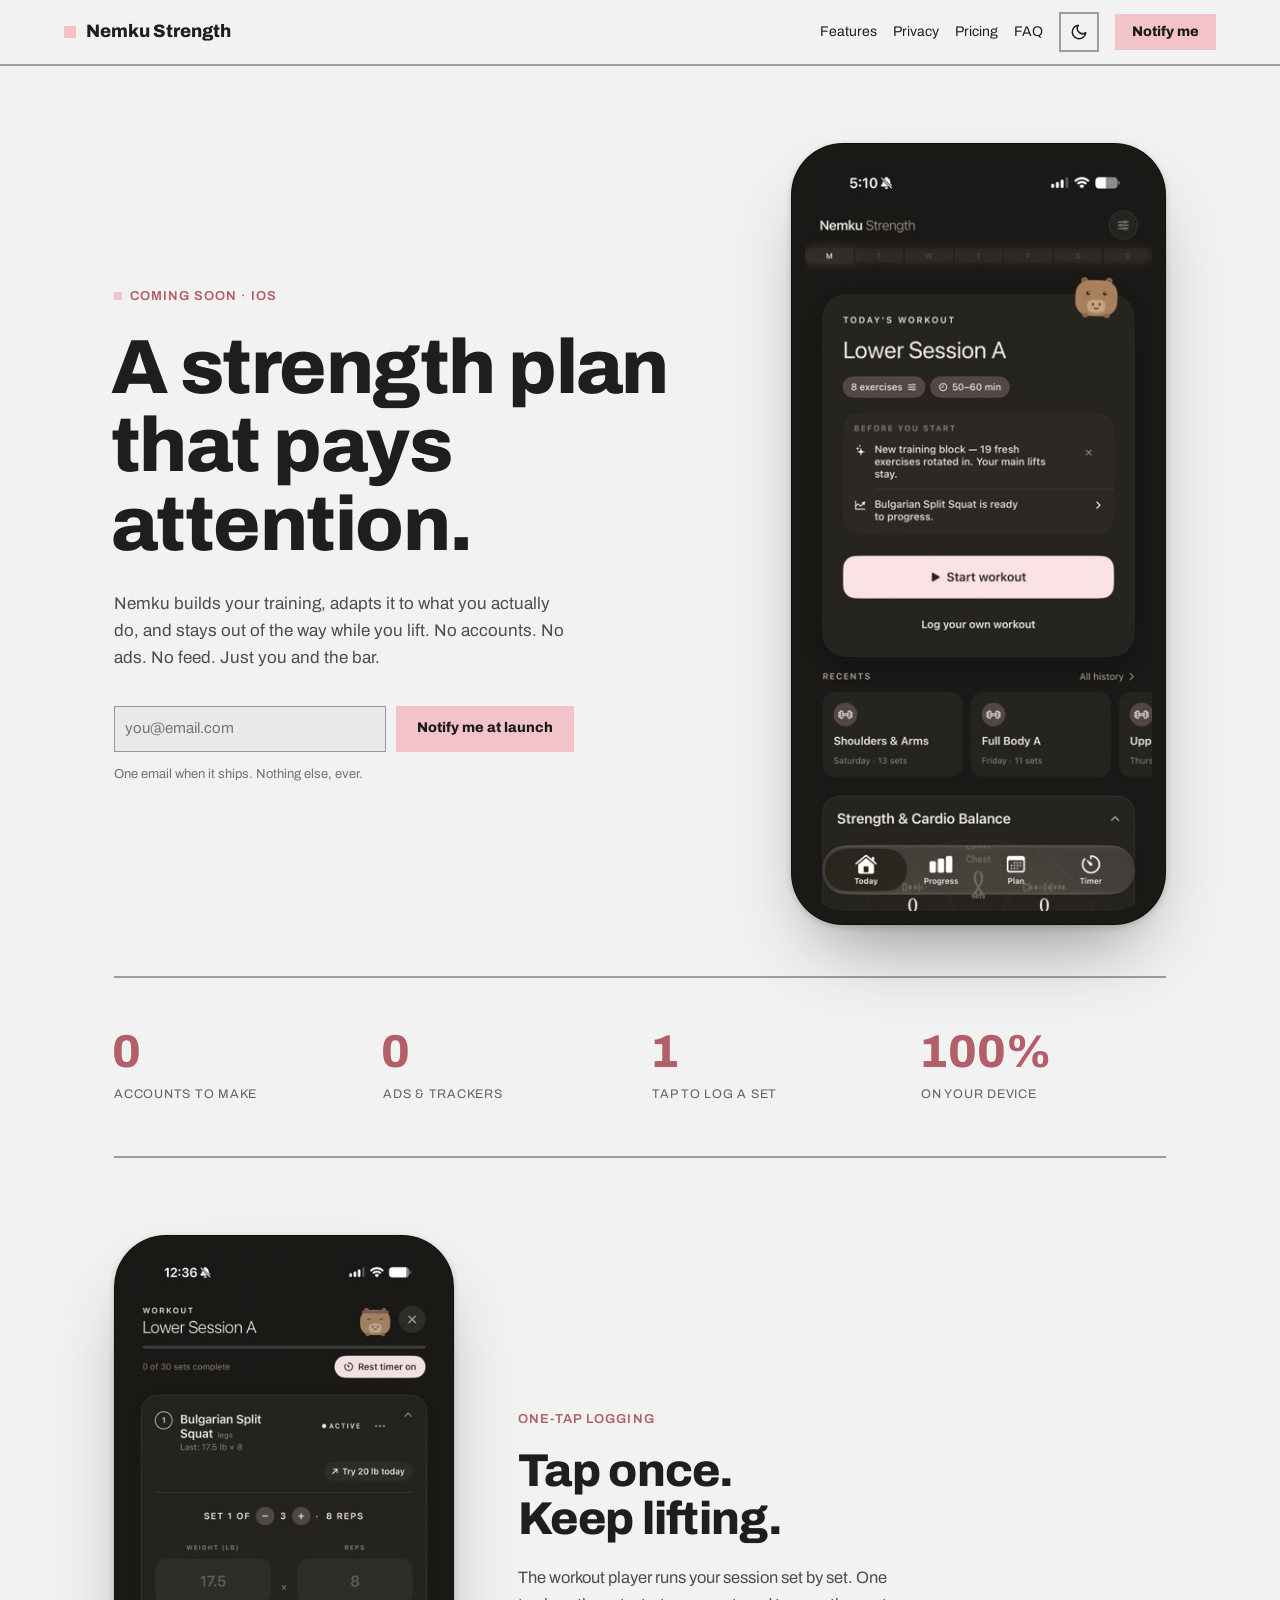
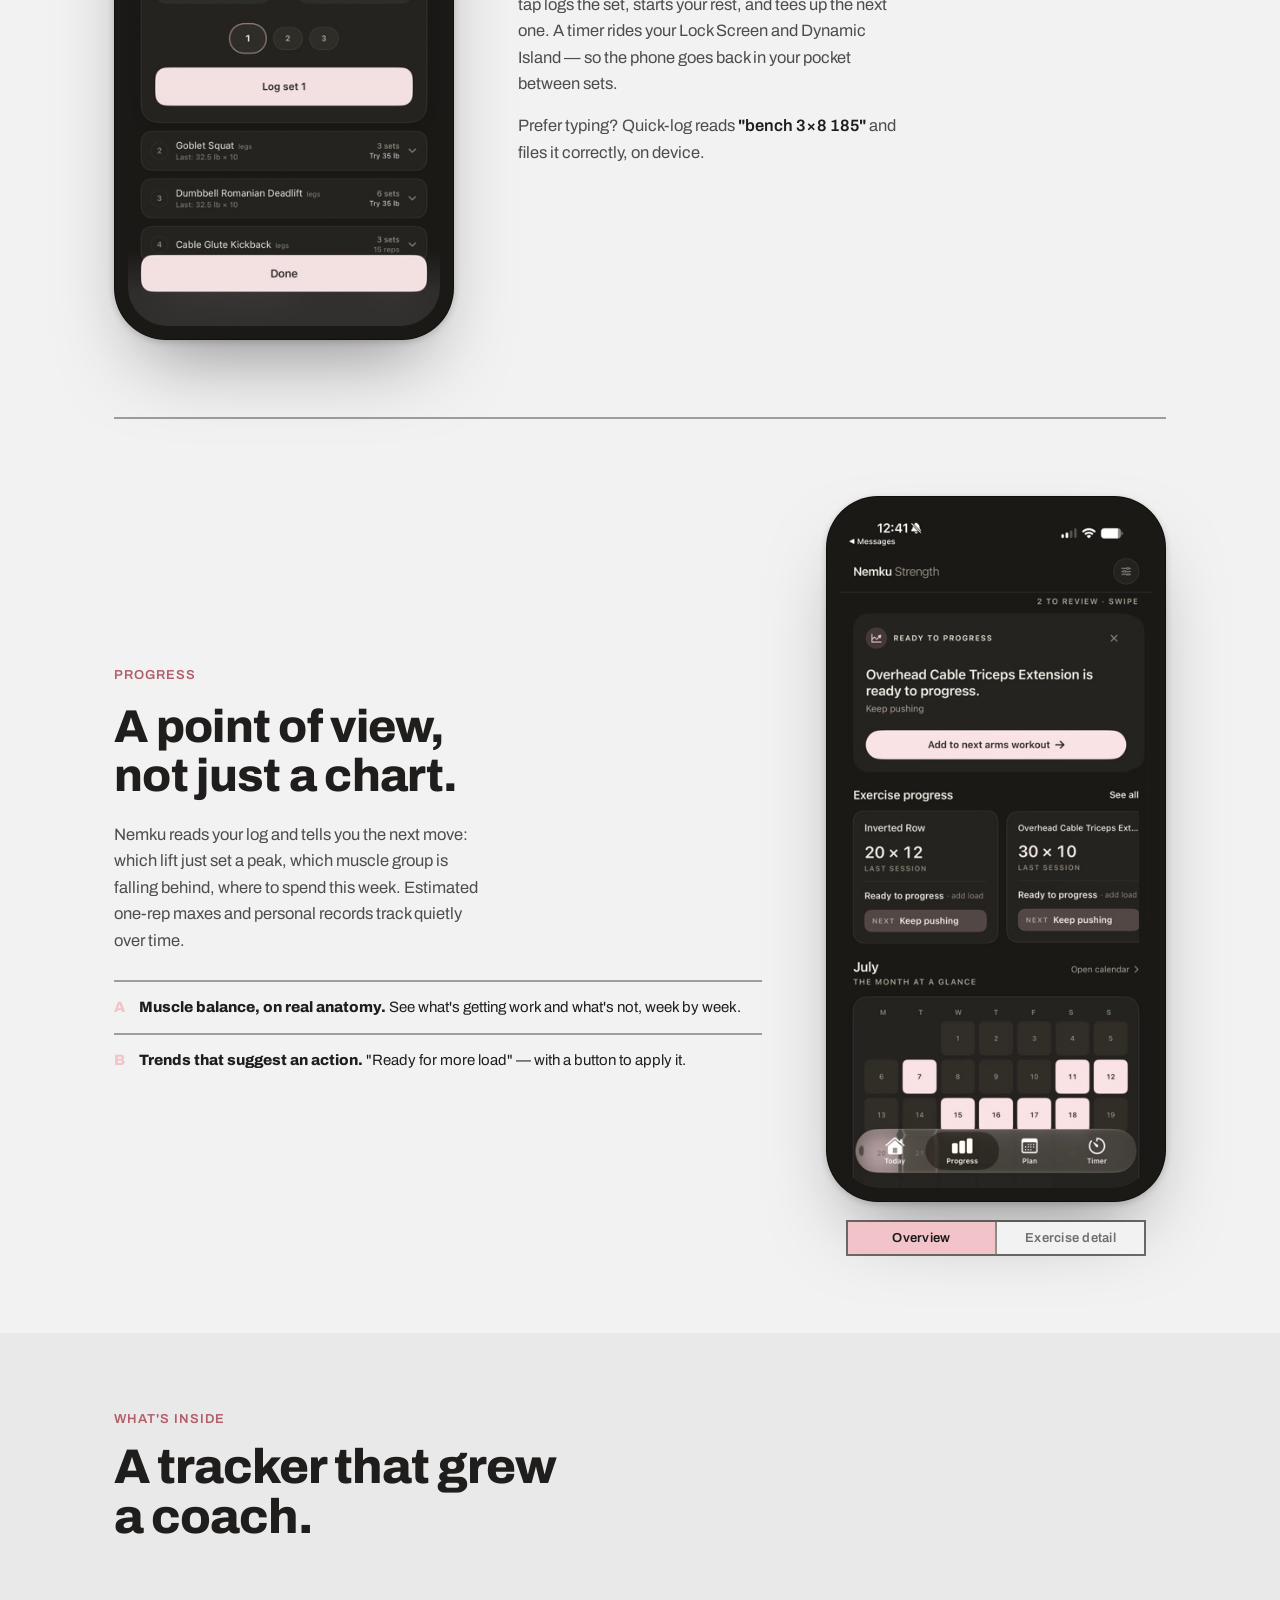
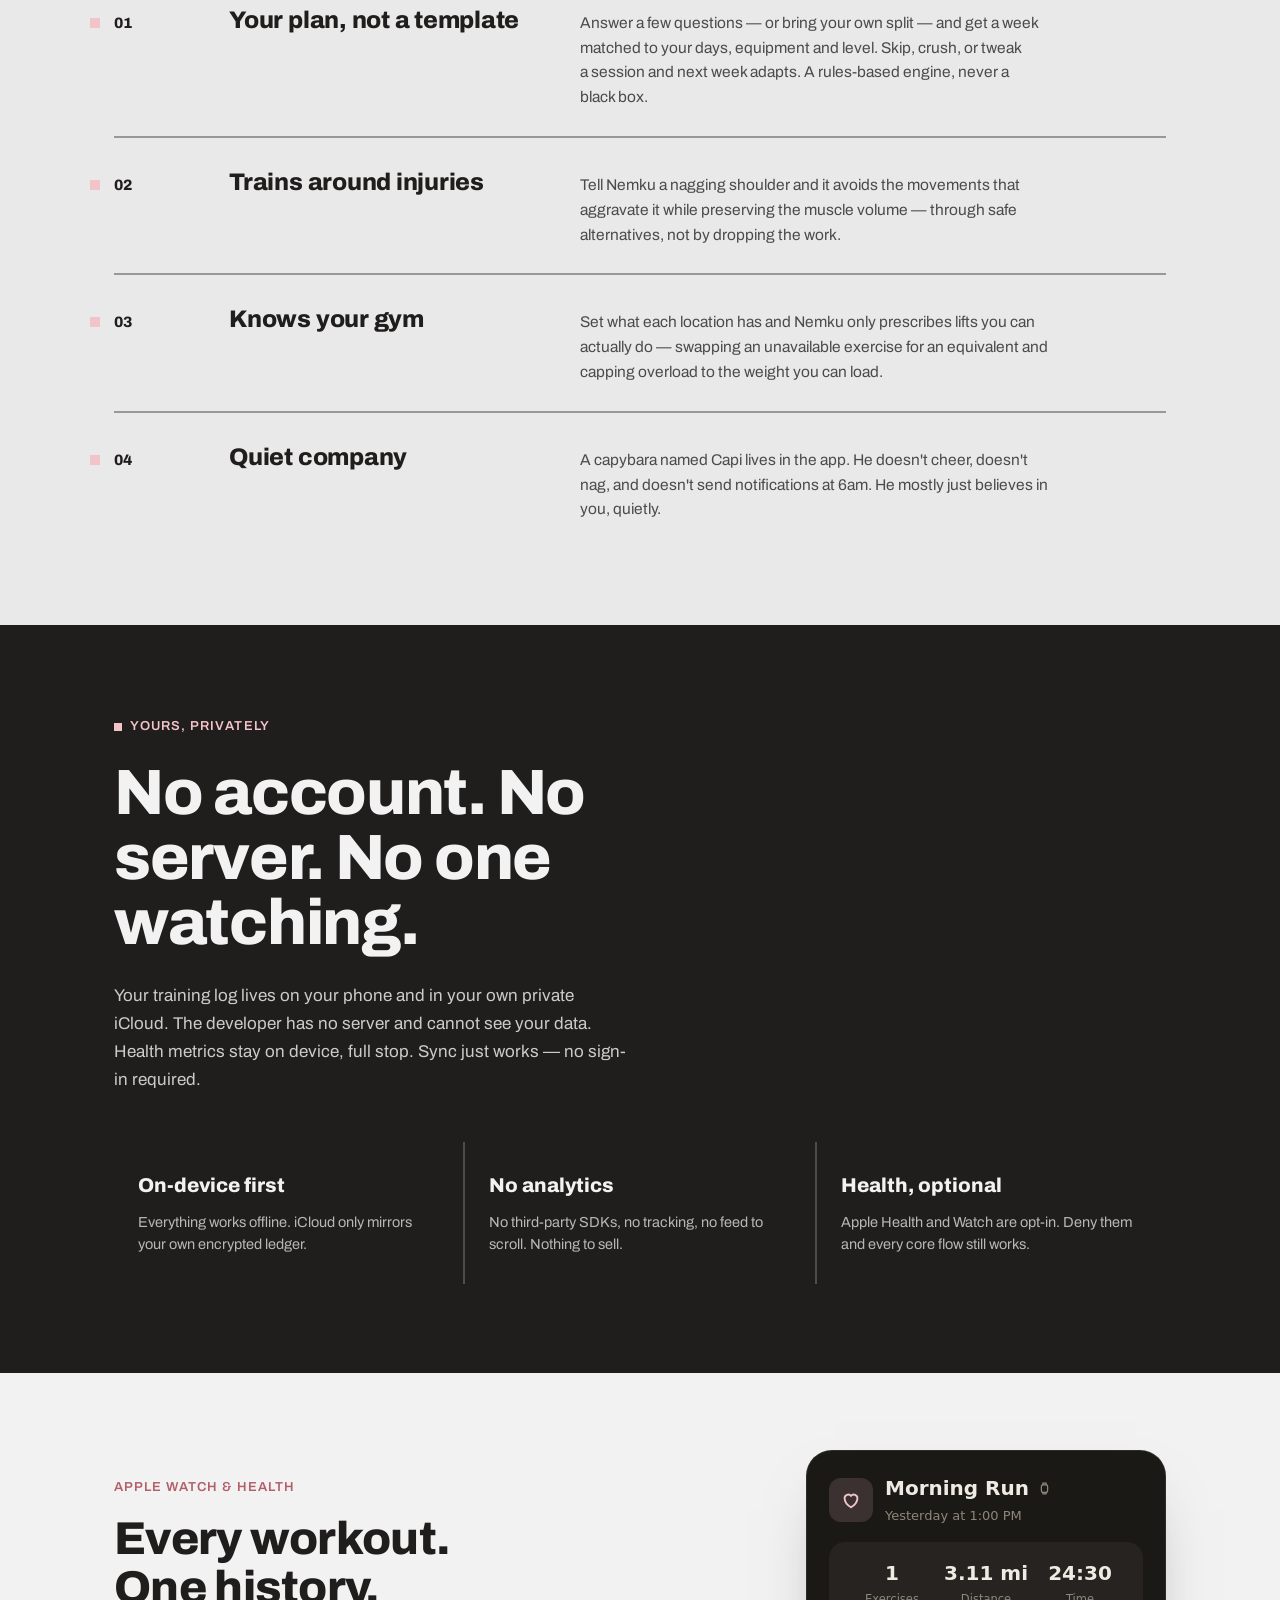
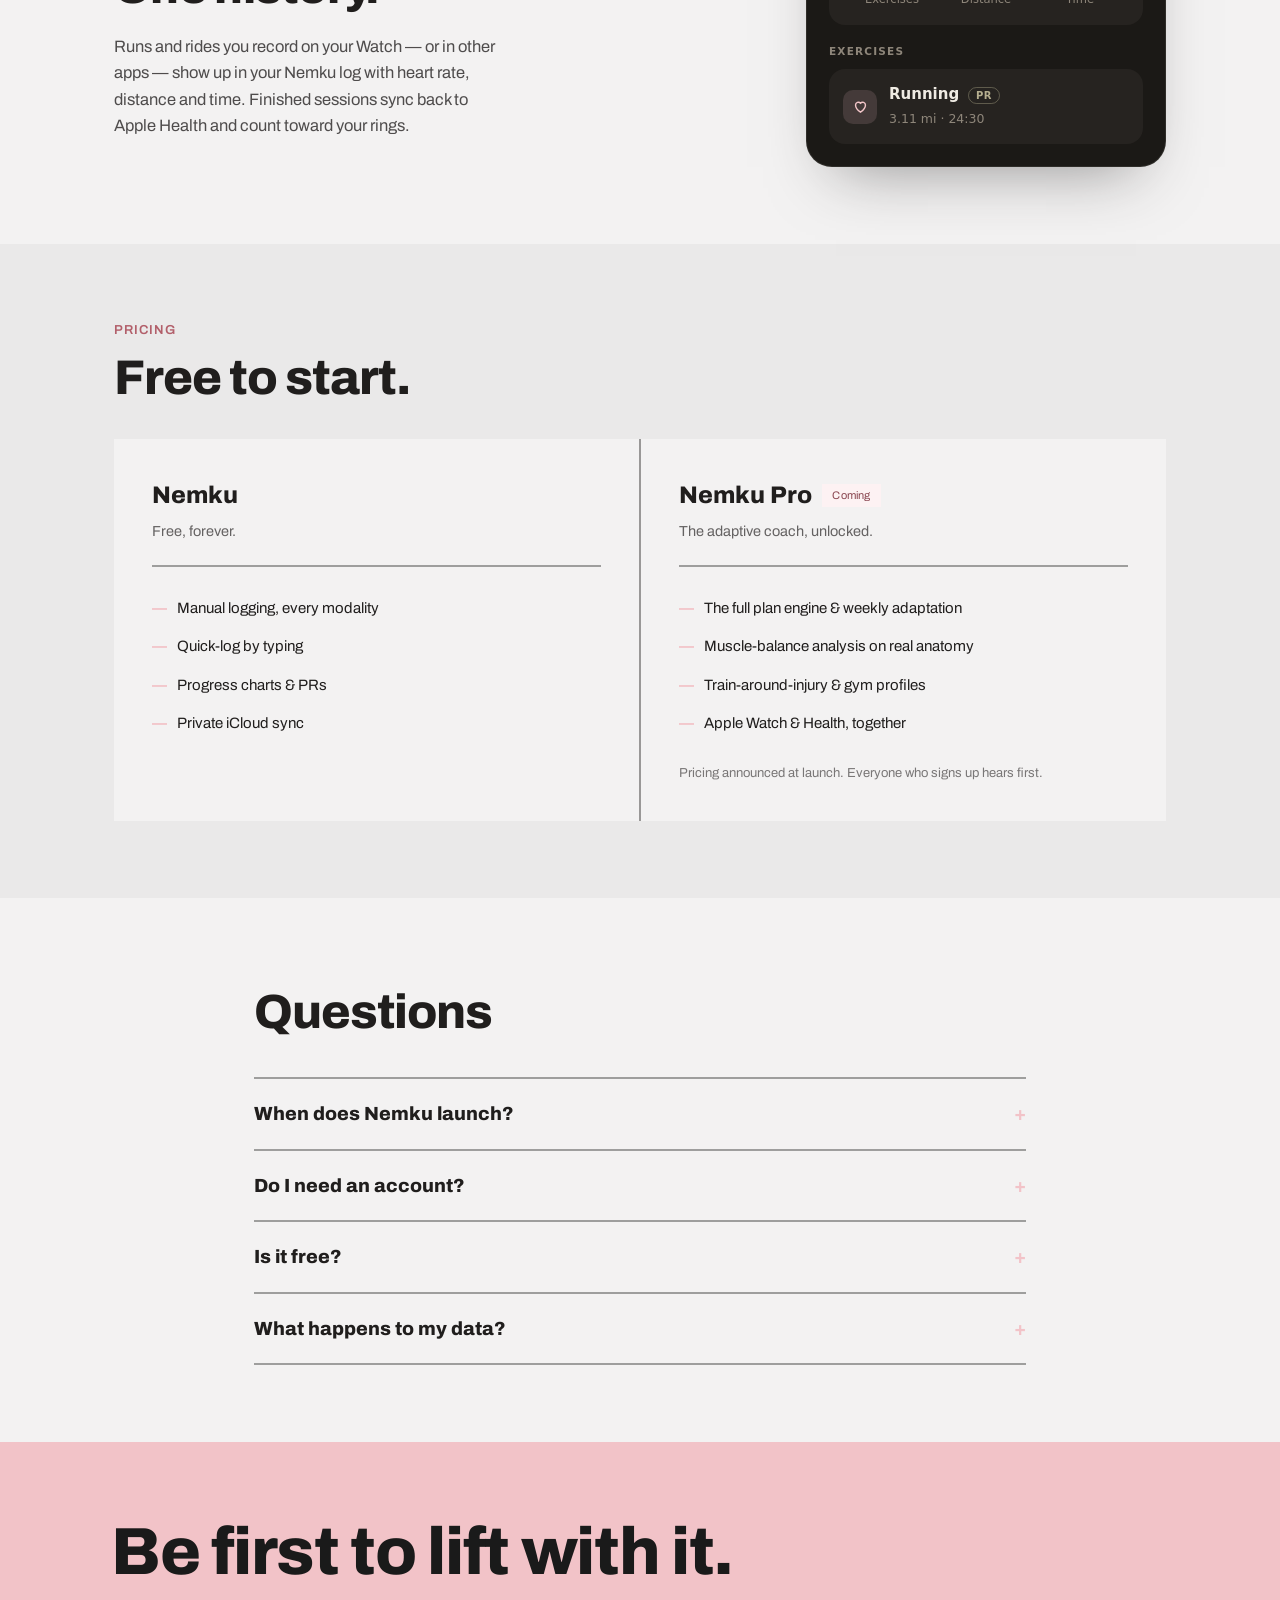
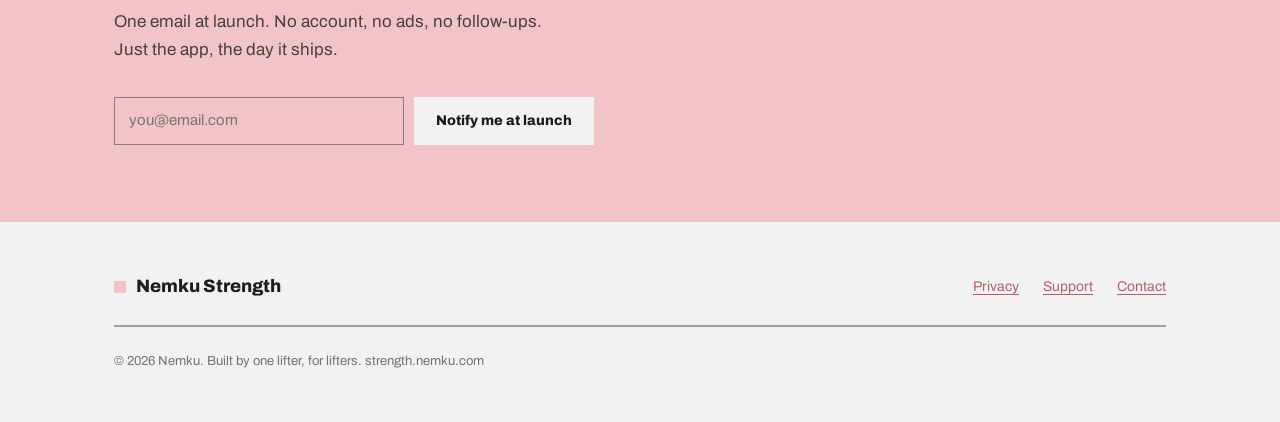
<file: index.html>
<!DOCTYPE html>
<html lang="en">
<head>
<meta charset="utf-8">
<meta name="viewport" content="width=device-width, initial-scale=1">
<title>Nemku Strength — a strength plan that pays attention</title>
<meta name="description" content="Nemku Strength is a privacy-first iOS strength-training coach. One tap to log a set, all data on your device, no accounts, no ads, no tracking.">
<meta property="og:title" content="Nemku Strength">
<meta property="og:description" content="A strength plan that pays attention. One-tap logging, on-device privacy, no accounts. Coming soon on iOS.">
<meta property="og:type" content="website">
<meta property="og:url" content="https://strength.nemku.com/">
<meta property="og:image" content="https://strength.nemku.com/assets/og.png">
<meta property="og:image:width" content="1200">
<meta property="og:image:height" content="630">
<meta name="twitter:card" content="summary_large_image">
<meta name="twitter:image" content="https://strength.nemku.com/assets/og.png">
<link rel="canonical" href="https://strength.nemku.com/">
<link rel="icon" href="favicon.svg" type="image/svg+xml">
<link rel="apple-touch-icon" href="apple-touch-icon.png">
<meta name="theme-color" content="#f3f2f2" media="(prefers-color-scheme: light)">
<meta name="theme-color" content="#151311" media="(prefers-color-scheme: dark)">
<link rel="preconnect" href="https://fonts.gstatic.com" crossorigin>
<link rel="stylesheet" href="styles.css">
<script src="nk.js"></script>
</head>
<body>

  <!-- NAV -->
  <nav class="nav" style="position: sticky; top: 0; z-index: 50; background: color-mix(in srgb, var(--color-bg) 92%, transparent); backdrop-filter: blur(10px); padding-left: clamp(20px,5vw,72px); padding-right: clamp(20px,5vw,72px);">
    <span class="nav-brand" style="display: inline-flex; align-items: center; gap: 10px; white-space: nowrap;">
      <span style="width: 12px; height: 12px; background: var(--color-accent); display: inline-block;"></span>
      Nemku Strength
    </span>
    <a href="#features">Features</a>
    <a href="#privacy">Privacy</a>
    <a href="#pricing">Pricing</a>
    <a href="#faq">FAQ</a>
    <button type="button" data-theme-toggle class="theme-toggle" title="Toggle theme" aria-label="Toggle light and dark theme">
      <svg class="icon-moon" width="18" height="18" viewBox="0 0 24 24" fill="none" stroke="currentColor" stroke-width="2" stroke-linecap="round" stroke-linejoin="round"><path d="M21 12.8A9 9 0 1 1 11.2 3a7 7 0 0 0 9.8 9.8z"/></svg>
      <svg class="icon-sun" width="18" height="18" viewBox="0 0 24 24" fill="none" stroke="currentColor" stroke-width="2" stroke-linecap="round" stroke-linejoin="round"><circle cx="12" cy="12" r="4"/><path d="M12 2v2M12 20v2M4.9 4.9l1.4 1.4M17.7 17.7l1.4 1.4M2 12h2M20 12h2M4.9 19.1l1.4-1.4M17.7 6.3l1.4-1.4"/></svg>
    </button>
    <a href="#notify" class="btn btn-primary" style="text-decoration: none; white-space: nowrap;">Notify me</a>
  </nav>

  <!-- HERO -->
  <section style="max-width: 1180px; margin: 0 auto; padding: clamp(36px,6vw,88px) clamp(20px,5vw,72px) clamp(28px,4vw,56px); display: flex; flex-wrap: wrap; gap: clamp(32px,5vw,72px); align-items: center; justify-content: space-between;">
    <div style="flex: 1 1 420px; min-width: 320px;">
      <span style="display: inline-flex; align-items: center; gap: 8px; font-size: 13px; letter-spacing: 0.08em; text-transform: uppercase; color: var(--color-accent-700); font-weight: 600;">
        <span style="width: 8px; height: 8px; background: var(--color-accent); display: inline-block;"></span>
        Coming soon · iOS
      </span>
      <h1 style="font-family: var(--font-heading); font-weight: 800; font-size: clamp(40px,6vw,78px); line-height: 1.02; letter-spacing: -0.02em; margin: 22px 0 0; margin-left: -0.04em;">
        <span style="display: block;">A strength plan</span>
        <span style="display: block;">that pays attention.</span>
      </h1>
      <p style="font-size: 17px; line-height: 1.6; max-width: 46ch; margin: 26px 0 0; color: color-mix(in srgb, var(--color-text) 78%, transparent);">
        Nemku builds your training, adapts it to what you actually do, and stays out of the way while you lift. No accounts. No ads. No feed. Just you and the bar.
      </p>

      <div id="notify" data-notify style="margin-top: 34px; max-width: 460px;">
        <form style="display: flex; flex-wrap: wrap; gap: 10px; align-items: stretch;">
          <input class="input" type="email" required placeholder="you@email.com" style="flex: 1 1 220px; min-height: 46px; font-size: 15px;">
          <button type="submit" class="btn btn-primary" style="min-height: 46px; padding-left: 20px; padding-right: 20px; font-size: 14px;">Notify me at launch</button>
        </form>
        <p data-notify-help style="font-size: 13px; margin: 12px 0 0; color: color-mix(in srgb, var(--color-text) 60%, transparent);">One email when it ships. Nothing else, ever.</p>
        <div data-notify-done style="display: none; border-left: 2px solid var(--color-accent); padding: 14px 18px; background: var(--color-accent-100); animation: nk-fade .35s ease both;">
          <p style="font-family: var(--font-heading); font-weight: 800; font-size: 18px; margin: 0; color: #8a4650;">You're on the list.</p>
          <p style="font-size: 14px; margin: 6px 0 0; color: color-mix(in srgb, #1a1a1a 68%, transparent);">We'll email you once — the day it lands on the App Store.</p>
        </div>
      </div>
    </div>

    <!-- TODAY PHONE -->
    <div style="flex: 0 0 auto; margin: 0 auto;">
      <div class="phone phone-float" style="width: 375px;">
        <div><img src="assets/today.jpg" alt="Nemku Strength — today's workout" width="359" height="780"></div>
      </div>
    </div>
  </section>

  <!-- PROOF / STATS -->
  <div style="max-width: 1180px; margin: 0 auto; padding: 0 clamp(20px,5vw,72px);"><hr style="height: 2px; border: 0; margin: 0; background: var(--color-divider);"></div>
  <section style="max-width: 1180px; margin: 0 auto; padding: clamp(36px,4vw,56px) clamp(20px,5vw,72px);">
    <div class="grid-stats" style="display: grid; grid-template-columns: repeat(4, 1fr); gap: 24px;">
      <div><div data-count="0" style="font-family: var(--font-heading); font-weight: 800; font-size: clamp(34px,3.6vw,52px); color: var(--color-accent-700); line-height: 1; margin-left: -0.04em;">0</div><div style="font-size: 12.5px; letter-spacing: 0.06em; text-transform: uppercase; margin-top: 10px; color: color-mix(in srgb, var(--color-text) 68%, transparent);">Accounts to make</div></div>
      <div><div data-count="0" style="font-family: var(--font-heading); font-weight: 800; font-size: clamp(34px,3.6vw,52px); color: var(--color-accent-700); line-height: 1; margin-left: -0.04em;">0</div><div style="font-size: 12.5px; letter-spacing: 0.06em; text-transform: uppercase; margin-top: 10px; color: color-mix(in srgb, var(--color-text) 68%, transparent);">Ads &amp; trackers</div></div>
      <div><div data-count="1" style="font-family: var(--font-heading); font-weight: 800; font-size: clamp(34px,3.6vw,52px); color: var(--color-accent-700); line-height: 1; margin-left: -0.04em;">1</div><div style="font-size: 12.5px; letter-spacing: 0.06em; text-transform: uppercase; margin-top: 10px; color: color-mix(in srgb, var(--color-text) 68%, transparent);">Tap to log a set</div></div>
      <div><div data-count="100" data-suffix="%" style="font-family: var(--font-heading); font-weight: 800; font-size: clamp(34px,3.6vw,52px); color: var(--color-accent-700); line-height: 1; margin-left: -0.04em;">100%</div><div style="font-size: 12.5px; letter-spacing: 0.06em; text-transform: uppercase; margin-top: 10px; color: color-mix(in srgb, var(--color-text) 68%, transparent);">On your device</div></div>
    </div>
  </section>

  <div style="max-width: 1180px; margin: 0 auto; padding: 0 clamp(20px,5vw,72px);"><hr style="height: 2px; border: 0; margin: 0; background: var(--color-divider);"></div>

  <!-- SHOWCASE: ONE-TAP LOG -->
  <section style="max-width: 1180px; margin: 0 auto; padding: clamp(48px,6vw,90px) clamp(20px,5vw,72px); display: flex; flex-wrap: wrap; gap: clamp(32px,5vw,80px); align-items: center; justify-content: space-between;">
    <div style="flex: 0 0 auto; margin: 0 auto; order: 1;">
      <div class="phone" style="width: 340px;">
        <div><img src="assets/logging.jpg" alt="Nemku Strength — logging a set" width="359" height="780" loading="lazy"></div>
      </div>
    </div>
    <div style="flex: 1 1 380px; min-width: 300px; order: 2;">
      <span style="display: block; font-size: 13px; letter-spacing: 0.08em; text-transform: uppercase; color: var(--color-accent-700); font-weight: 600;">One-tap logging</span>
      <h2 style="font-family: var(--font-heading); font-weight: 800; font-size: clamp(30px,3.6vw,46px); line-height: 1.05; letter-spacing: -0.015em; margin: 18px 0 0;">Tap once.<br>Keep lifting.</h2>
      <p style="font-size: 16.5px; line-height: 1.6; max-width: 42ch; margin: 22px 0 0; color: color-mix(in srgb, var(--color-text) 78%, transparent);">The workout player runs your session set by set. One tap logs the set, starts your rest, and tees up the next one. A timer rides your Lock Screen and Dynamic Island — so the phone goes back in your pocket between sets.</p>
      <p style="font-size: 16.5px; line-height: 1.6; max-width: 42ch; margin: 16px 0 0; color: color-mix(in srgb, var(--color-text) 78%, transparent);">Prefer typing? Quick-log reads <b style="font-weight: 600; color: var(--color-text);">"bench 3&times;8 185"</b> and files it correctly, on device.</p>
    </div>
  </section>

  <div style="max-width: 1180px; margin: 0 auto; padding: 0 clamp(20px,5vw,72px);"><hr style="height: 2px; border: 0; margin: 0; background: var(--color-divider);"></div>

  <!-- SHOWCASE: PROGRESS -->
  <section style="max-width: 1180px; margin: 0 auto; padding: clamp(48px,6vw,90px) clamp(20px,5vw,72px); display: flex; flex-wrap: wrap; gap: clamp(32px,5vw,80px); align-items: center; justify-content: space-between;">
    <div style="flex: 1 1 380px; min-width: 300px;">
      <span style="display: block; font-size: 13px; letter-spacing: 0.08em; text-transform: uppercase; color: var(--color-accent-700); font-weight: 600;">Progress</span>
      <h2 style="font-family: var(--font-heading); font-weight: 800; font-size: clamp(30px,3.6vw,46px); line-height: 1.05; letter-spacing: -0.015em; margin: 18px 0 0;">A point of view,<br>not just a chart.</h2>
      <p style="font-size: 16.5px; line-height: 1.6; max-width: 42ch; margin: 22px 0 0; color: color-mix(in srgb, var(--color-text) 78%, transparent);">Nemku reads your log and tells you the next move: which lift just set a peak, which muscle group is falling behind, where to spend this week. Estimated one-rep maxes and personal records track quietly over time.</p>
      <ul style="list-style: none; padding: 0; margin: 26px 0 0;">
        <li style="display: flex; gap: 14px; padding: 14px 0; border-top: 2px solid var(--color-divider); font-size: 15px;"><span style="font-family: var(--font-heading); font-weight: 800; color: var(--color-accent);">A</span><span><b style="font-family: var(--font-heading); font-weight: 800;">Muscle balance, on real anatomy.</b> See what's getting work and what's not, week by week.</span></li>
        <li style="display: flex; gap: 14px; padding: 14px 0; border-top: 2px solid var(--color-divider); font-size: 15px;"><span style="font-family: var(--font-heading); font-weight: 800; color: var(--color-accent);">B</span><span><b style="font-family: var(--font-heading); font-weight: 800;">Trends that suggest an action.</b> "Ready for more load" — with a button to apply it.</span></li>
      </ul>
    </div>
    <div style="flex: 0 0 auto; margin: 0 auto; display: flex; flex-direction: column; align-items: center; gap: 18px;">
      <div class="phone" style="width: 340px;">
        <div>
          <img data-prog-img="0" src="assets/progress-overview.jpg" alt="Nemku Strength — exercise progress overview" width="359" height="780" loading="lazy" style="display: block;">
          <img data-prog-img="1" src="assets/progress-detail.jpg" alt="Nemku Strength — Bulgarian Split Squat progress detail" width="359" height="780" loading="lazy" style="display: none;">
        </div>
      </div>
      <div class="prog-tabs" data-prog role="tablist" aria-label="Progress views">
        <button type="button" role="tab" data-prog-tab="0" aria-selected="true">Overview</button>
        <button type="button" role="tab" data-prog-tab="1" aria-selected="false">Exercise detail</button>
      </div>
    </div>
  </section>

  <!-- FEATURES LIST -->
  <div id="features" style="background: var(--color-surface);">
    <section style="max-width: 1180px; margin: 0 auto; padding: clamp(48px,6vw,88px) clamp(20px,5vw,72px);">
      <span style="display: block; font-size: 13px; letter-spacing: 0.08em; text-transform: uppercase; color: var(--color-accent-700); font-weight: 600; margin-bottom: 12px;">What's inside</span>
      <h2 style="font-family: var(--font-heading); font-weight: 800; font-size: clamp(30px,3.8vw,52px); line-height: 1.03; letter-spacing: -0.02em; margin: 0 0 8px; max-width: 20ch;">A tracker that grew a coach.</h2>
      <div style="margin-top: 34px;">
        <div class="feature-row" style="display: grid; grid-template-columns: 64px minmax(0,300px) minmax(0,1fr); gap: 20px clamp(24px,4vw,64px); align-items: baseline; padding: 26px 0;">
          <p style="position: relative; font-family: var(--font-heading); font-weight: 800; font-size: 15px; margin: 0;"><span style="position: absolute; left: -24px; top: 6px; width: 10px; height: 10px; background: var(--color-accent);"></span>01</p>
          <h3 style="font-family: var(--font-heading); font-weight: 800; font-size: 24px; letter-spacing: -0.01em; margin: 0;">Your plan, not a template</h3>
          <p style="font-size: 15.5px; line-height: 1.6; margin: 0; color: color-mix(in srgb, var(--color-text) 78%, transparent); max-width: 52ch;">Answer a few questions — or bring your own split — and get a week matched to your days, equipment and level. Skip, crush, or tweak a session and next week adapts. A rules-based engine, never a black box.</p>
        </div>
        <div class="feature-row" style="display: grid; grid-template-columns: 64px minmax(0,300px) minmax(0,1fr); gap: 20px clamp(24px,4vw,64px); align-items: baseline; padding: 26px 0; border-top: 2px solid var(--color-divider);">
          <p style="position: relative; font-family: var(--font-heading); font-weight: 800; font-size: 15px; margin: 0;"><span style="position: absolute; left: -24px; top: 6px; width: 10px; height: 10px; background: var(--color-accent);"></span>02</p>
          <h3 style="font-family: var(--font-heading); font-weight: 800; font-size: 24px; letter-spacing: -0.01em; margin: 0;">Trains around injuries</h3>
          <p style="font-size: 15.5px; line-height: 1.6; margin: 0; color: color-mix(in srgb, var(--color-text) 78%, transparent); max-width: 52ch;">Tell Nemku a nagging shoulder and it avoids the movements that aggravate it while preserving the muscle volume — through safe alternatives, not by dropping the work.</p>
        </div>
        <div class="feature-row" style="display: grid; grid-template-columns: 64px minmax(0,300px) minmax(0,1fr); gap: 20px clamp(24px,4vw,64px); align-items: baseline; padding: 26px 0; border-top: 2px solid var(--color-divider);">
          <p style="position: relative; font-family: var(--font-heading); font-weight: 800; font-size: 15px; margin: 0;"><span style="position: absolute; left: -24px; top: 6px; width: 10px; height: 10px; background: var(--color-accent);"></span>03</p>
          <h3 style="font-family: var(--font-heading); font-weight: 800; font-size: 24px; letter-spacing: -0.01em; margin: 0;">Knows your gym</h3>
          <p style="font-size: 15.5px; line-height: 1.6; margin: 0; color: color-mix(in srgb, var(--color-text) 78%, transparent); max-width: 52ch;">Set what each location has and Nemku only prescribes lifts you can actually do — swapping an unavailable exercise for an equivalent and capping overload to the weight you can load.</p>
        </div>
        <div class="feature-row" style="display: grid; grid-template-columns: 64px minmax(0,300px) minmax(0,1fr); gap: 20px clamp(24px,4vw,64px); align-items: baseline; padding: 26px 0; border-top: 2px solid var(--color-divider);">
          <p style="position: relative; font-family: var(--font-heading); font-weight: 800; font-size: 15px; margin: 0;"><span style="position: absolute; left: -24px; top: 6px; width: 10px; height: 10px; background: var(--color-accent);"></span>04</p>
          <h3 style="font-family: var(--font-heading); font-weight: 800; font-size: 24px; letter-spacing: -0.01em; margin: 0;">Quiet company</h3>
          <p style="font-size: 15.5px; line-height: 1.6; margin: 0; color: color-mix(in srgb, var(--color-text) 78%, transparent); max-width: 52ch;">A capybara named Capi lives in the app. He doesn't cheer, doesn't nag, and doesn't send notifications at 6am. He mostly just believes in you, quietly.</p>
        </div>
      </div>
    </section>
  </div>

  <!-- PRIVACY BAND -->
  <section id="privacy" style="background: var(--band-bg); color: var(--band-fg);">
    <div style="max-width: 1180px; margin: 0 auto; padding: clamp(56px,7vw,110px) clamp(20px,5vw,72px);">
      <span style="display: inline-flex; align-items: center; gap: 8px; font-size: 13px; letter-spacing: 0.08em; text-transform: uppercase; color: var(--color-accent-400); font-weight: 600;"><span style="width: 8px; height: 8px; background: var(--color-accent);"></span>Yours, privately</span>
      <h2 style="font-family: var(--font-heading); font-weight: 800; font-size: clamp(34px,5vw,72px); line-height: 1.02; letter-spacing: -0.02em; margin: 22px 0 0; max-width: 16ch;">No account. No server. No one watching.</h2>
      <p style="font-size: 17px; line-height: 1.65; max-width: 52ch; margin: 26px 0 0; color: color-mix(in srgb, var(--band-fg) 82%, transparent);">Your training log lives on your phone and in your own private iCloud. The developer has no server and cannot see your data. Health metrics stay on device, full stop. Sync just works — no sign-in required.</p>
      <div class="grid-privacy" style="display: grid; grid-template-columns: repeat(3, 1fr); gap: 2px; margin-top: 48px; background: color-mix(in srgb, var(--band-fg) 22%, transparent);">
        <div style="background: var(--band-bg); padding: 28px 24px;"><div style="font-family: var(--font-heading); font-weight: 800; font-size: 20px;">On-device first</div><p style="font-size: 14.5px; line-height: 1.55; margin: 10px 0 0; color: color-mix(in srgb, var(--band-fg) 72%, transparent);">Everything works offline. iCloud only mirrors your own encrypted ledger.</p></div>
        <div style="background: var(--band-bg); padding: 28px 24px;"><div style="font-family: var(--font-heading); font-weight: 800; font-size: 20px;">No analytics</div><p style="font-size: 14.5px; line-height: 1.55; margin: 10px 0 0; color: color-mix(in srgb, var(--band-fg) 72%, transparent);">No third-party SDKs, no tracking, no feed to scroll. Nothing to sell.</p></div>
        <div style="background: var(--band-bg); padding: 28px 24px;"><div style="font-family: var(--font-heading); font-weight: 800; font-size: 20px;">Health, optional</div><p style="font-size: 14.5px; line-height: 1.55; margin: 10px 0 0; color: color-mix(in srgb, var(--band-fg) 72%, transparent);">Apple Health and Watch are opt-in. Deny them and every core flow still works.</p></div>
      </div>
    </div>
  </section>

  <!-- WATCH / HEALTH -->
  <section style="max-width: 1180px; margin: 0 auto; padding: clamp(48px,6vw,90px) clamp(20px,5vw,72px); display: flex; flex-wrap: wrap; gap: clamp(32px,5vw,72px); align-items: center; justify-content: space-between;">
    <div style="flex: 1 1 360px; min-width: 300px;">
      <span style="display: block; font-size: 13px; letter-spacing: 0.08em; text-transform: uppercase; color: var(--color-accent-700); font-weight: 600;">Apple Watch &amp; Health</span>
      <h2 style="font-family: var(--font-heading); font-weight: 800; font-size: clamp(30px,3.6vw,46px); line-height: 1.05; letter-spacing: -0.015em; margin: 18px 0 0;">Every workout.<br>One history.</h2>
      <p style="font-size: 16.5px; line-height: 1.6; max-width: 44ch; margin: 22px 0 0; color: color-mix(in srgb, var(--color-text) 78%, transparent);">Runs and rides you record on your Watch — or in other apps — show up in your Nemku log with heart rate, distance and time. Finished sessions sync back to Apple Health and count toward your rings.</p>
    </div>
    <div style="flex: 0 0 auto; margin: 0 auto; width: 360px; max-width: 100%;">
      <div style="background: #1b1916; border: 1px solid rgba(239,235,227,0.09); border-radius: 26px; padding: 22px; font-family: -apple-system,'SF Pro Display',system-ui,sans-serif; color: #efebe3; box-shadow: 0 30px 60px -30px rgba(45,43,43,0.5);">
        <div style="display: flex; align-items: center; gap: 12px;">
          <span style="width: 44px; height: 44px; border-radius: 12px; background: rgba(243,198,201,0.14); display: inline-flex; align-items: center; justify-content: center; color: #f3c6c9;"><svg width="22" height="22" viewBox="0 0 24 24" fill="none" stroke="currentColor" stroke-width="2"><path d="M12 20s-7-4.5-7-10a4 4 0 0 1 7-2.6A4 4 0 0 1 19 10c0 5.5-7 10-7 10z"/></svg></span>
          <div><div style="font-size: 20px; font-weight: 600; display: inline-flex; align-items: center; gap: 8px;">Morning Run <svg width="15" height="15" viewBox="0 0 24 24" fill="none" stroke="#8e867a" stroke-width="2"><rect x="7" y="6" width="10" height="12" rx="2.5"/><path d="M9 6l.5-2.5h5L15 6M9 18l.5 2.5h5L15 18" stroke-linecap="round"/></svg></div><div style="font-size: 13px; color: #8e867a; margin-top: 2px;">Yesterday at 1:00 PM</div></div>
        </div>
        <div style="display: flex; justify-content: space-between; background: #262320; border-radius: 16px; padding: 16px; margin-top: 16px; text-align: center;">
          <div style="flex: 1;"><div style="font-size: 20px; font-weight: 700;">1</div><div style="font-size: 11.5px; color: #8e867a; margin-top: 2px;">Exercises</div></div>
          <div style="flex: 1;"><div style="font-size: 20px; font-weight: 700;">3.11 mi</div><div style="font-size: 11.5px; color: #8e867a; margin-top: 2px;">Distance</div></div>
          <div style="flex: 1;"><div style="font-size: 20px; font-weight: 700;">24:30</div><div style="font-size: 11.5px; color: #8e867a; margin-top: 2px;">Time</div></div>
        </div>
        <div style="font-size: 10.5px; font-weight: 700; letter-spacing: 1.2px; color: #8e867a; margin: 18px 0 10px;">EXERCISES</div>
        <div style="display: flex; align-items: center; gap: 12px; background: #262320; border-radius: 16px; padding: 14px;">
          <span style="width: 34px; height: 34px; border-radius: 10px; background: rgba(243,198,201,0.14); display: inline-flex; align-items: center; justify-content: center; color: #f3c6c9;"><svg width="17" height="17" viewBox="0 0 24 24" fill="none" stroke="currentColor" stroke-width="2"><path d="M12 20s-7-4.5-7-10a4 4 0 0 1 7-2.6A4 4 0 0 1 19 10c0 5.5-7 10-7 10z"/></svg></span>
          <span style="flex: 1;"><b style="font-weight: 700; font-size: 15px;">Running</b> <span style="font-size: 10px; font-weight: 700; letter-spacing: 0.5px; color: #b5ae8f; border: 1px solid rgba(181,174,143,0.4); border-radius: 999px; padding: 2px 7px; margin-left: 4px;">PR</span><br><span style="font-size: 12.5px; color: #8e867a;">3.11 mi · 24:30</span></span>
        </div>
      </div>
    </div>
  </section>

  <!-- PRICING / PRO -->
  <div id="pricing" style="background: var(--color-surface);">
    <section style="max-width: 1180px; margin: 0 auto; padding: clamp(48px,6vw,88px) clamp(20px,5vw,72px);">
      <span style="display: block; font-size: 13px; letter-spacing: 0.08em; text-transform: uppercase; color: var(--color-accent-700); font-weight: 600; margin-bottom: 12px;">Pricing</span>
      <h2 style="font-family: var(--font-heading); font-weight: 800; font-size: clamp(30px,3.8vw,52px); line-height: 1.03; letter-spacing: -0.02em; margin: 0;">Free to start.</h2>
      <div class="grid-pricing" style="display: grid; grid-template-columns: repeat(2, 1fr); gap: 2px; margin-top: 36px; background: var(--color-divider);">
        <div style="background: var(--color-bg); padding: clamp(24px,3vw,40px);">
          <div style="font-family: var(--font-heading); font-weight: 800; font-size: 24px;">Nemku</div>
          <p style="font-size: 14.5px; color: color-mix(in srgb, var(--color-text) 68%, transparent); margin: 6px 0 0;">Free, forever.</p>
          <hr style="height: 2px; border: 0; background: var(--color-divider); margin: 22px 0;">
          <ul style="list-style: none; padding: 0; margin: 0; font-size: 15px; line-height: 1.5;">
            <li style="display: flex; gap: 10px; padding: 8px 0;"><span style="color: var(--color-accent); font-weight: 800;">—</span>Manual logging, every modality</li>
            <li style="display: flex; gap: 10px; padding: 8px 0;"><span style="color: var(--color-accent); font-weight: 800;">—</span>Quick-log by typing</li>
            <li style="display: flex; gap: 10px; padding: 8px 0;"><span style="color: var(--color-accent); font-weight: 800;">—</span>Progress charts &amp; PRs</li>
            <li style="display: flex; gap: 10px; padding: 8px 0;"><span style="color: var(--color-accent); font-weight: 800;">—</span>Private iCloud sync</li>
          </ul>
        </div>
        <div style="background: var(--color-bg); padding: clamp(24px,3vw,40px); position: relative;">
          <div style="display: flex; align-items: center; gap: 10px;"><div style="font-family: var(--font-heading); font-weight: 800; font-size: 24px;">Nemku Pro</div><span class="tag tag-accent">Coming</span></div>
          <p style="font-size: 14.5px; color: color-mix(in srgb, var(--color-text) 68%, transparent); margin: 6px 0 0;">The adaptive coach, unlocked.</p>
          <hr style="height: 2px; border: 0; background: var(--color-divider); margin: 22px 0;">
          <ul style="list-style: none; padding: 0; margin: 0; font-size: 15px; line-height: 1.5;">
            <li style="display: flex; gap: 10px; padding: 8px 0;"><span style="color: var(--color-accent); font-weight: 800;">—</span>The full plan engine &amp; weekly adaptation</li>
            <li style="display: flex; gap: 10px; padding: 8px 0;"><span style="color: var(--color-accent); font-weight: 800;">—</span>Muscle-balance analysis on real anatomy</li>
            <li style="display: flex; gap: 10px; padding: 8px 0;"><span style="color: var(--color-accent); font-weight: 800;">—</span>Train-around-injury &amp; gym profiles</li>
            <li style="display: flex; gap: 10px; padding: 8px 0;"><span style="color: var(--color-accent); font-weight: 800;">—</span>Apple Watch &amp; Health, together</li>
          </ul>
          <p style="font-size: 13px; color: color-mix(in srgb, var(--color-text) 58%, transparent); margin: 20px 0 0;">Pricing announced at launch. Everyone who signs up hears first.</p>
        </div>
      </div>
    </section>
  </div>

  <!-- FAQ -->
  <section id="faq" style="max-width: 900px; margin: 0 auto; padding: clamp(48px,6vw,88px) clamp(20px,5vw,72px);">
    <h2 style="font-family: var(--font-heading); font-weight: 800; font-size: clamp(30px,3.8vw,48px); letter-spacing: -0.02em; margin: 0 0 28px;">Questions</h2>
    <div>
      <details style="border-top: 2px solid var(--color-divider); padding: 20px 0;"><summary style="font-family: var(--font-heading); font-weight: 800; font-size: 19px; cursor: pointer; list-style: none; display: flex; justify-content: space-between; gap: 16px;">When does Nemku launch?<span style="color: var(--color-accent); font-weight: 800;">+</span></summary><p style="font-size: 15.5px; line-height: 1.6; margin: 14px 0 0; color: color-mix(in srgb, var(--color-text) 78%, transparent);">Soon, on iOS. Leave your email above and you'll get one message the day it's on the App Store — nothing before, nothing after.</p></details>
      <details style="border-top: 2px solid var(--color-divider); padding: 20px 0;"><summary style="font-family: var(--font-heading); font-weight: 800; font-size: 19px; cursor: pointer; list-style: none; display: flex; justify-content: space-between; gap: 16px;">Do I need an account?<span style="color: var(--color-accent); font-weight: 800;">+</span></summary><p style="font-size: 15.5px; line-height: 1.6; margin: 14px 0 0; color: color-mix(in srgb, var(--color-text) 78%, transparent);">No. There's no sign-up and no login. The app is fully usable the moment it launches, and sync rides your own private iCloud with no credentials to manage.</p></details>
      <details style="border-top: 2px solid var(--color-divider); padding: 20px 0;"><summary style="font-family: var(--font-heading); font-weight: 800; font-size: 19px; cursor: pointer; list-style: none; display: flex; justify-content: space-between; gap: 16px;">Is it free?<span style="color: var(--color-accent); font-weight: 800;">+</span></summary><p style="font-size: 15.5px; line-height: 1.6; margin: 14px 0 0; color: color-mix(in srgb, var(--color-text) 78%, transparent);">Manual logging, quick-log, charts and iCloud sync are free forever. Nemku Pro unlocks the adaptive plan engine and muscle-balance analysis. Pricing is announced at launch.</p></details>
      <details style="border-top: 2px solid var(--color-divider); border-bottom: 2px solid var(--color-divider); padding: 20px 0;"><summary style="font-family: var(--font-heading); font-weight: 800; font-size: 19px; cursor: pointer; list-style: none; display: flex; justify-content: space-between; gap: 16px;">What happens to my data?<span style="color: var(--color-accent); font-weight: 800;">+</span></summary><p style="font-size: 15.5px; line-height: 1.6; margin: 14px 0 0; color: color-mix(in srgb, var(--color-text) 78%, transparent);">It stays yours. Your log lives on your device and in your private iCloud. There's no server the developer can read, no analytics, and no third parties. Health data never leaves the device.</p></details>
    </div>
  </section>

  <!-- CLOSE POSTER -->
  <section style="background: var(--color-accent); color: #1a1a1a;">
    <div style="max-width: 1180px; margin: 0 auto; padding: clamp(52px,6vw,100px) clamp(20px,5vw,72px);">
      <h2 style="font-family: var(--font-heading); font-weight: 800; font-size: clamp(36px,5.2vw,76px); line-height: 1.02; letter-spacing: -0.02em; margin: 0; margin-left: -0.04em; max-width: 16ch; color: #1a1a1a;">Be first to lift with it.</h2>
      <p style="font-size: 17px; line-height: 1.6; max-width: 44ch; margin: 22px 0 0; color: color-mix(in srgb, #1a1a1a 78%, transparent);">One email at launch. No account, no ads, no follow-ups. Just the app, the day it ships.</p>
      <div data-notify style="margin-top: 34px; max-width: 480px;">
        <form style="display: flex; flex-wrap: wrap; gap: 10px;">
          <input type="email" required placeholder="you@email.com" style="flex: 1 1 220px; min-height: 48px; padding: 6px 14px; font: inherit; font-size: 15px; color: #1a1a1a; background: transparent; border: 1px solid color-mix(in srgb, #1a1a1a 45%, transparent); border-radius: 0;">
          <button type="submit" style="min-height: 48px; padding: 0 22px; font-family: var(--font-heading); font-weight: 800; font-size: 14px; color: #1a1a1a; background: #f3f2f2; border: none; cursor: pointer;">Notify me at launch</button>
        </form>
        <div data-notify-done style="display: none; border: 1px solid color-mix(in srgb, #1a1a1a 40%, transparent); padding: 16px 20px; animation: nk-fade .35s ease both;">
          <p style="font-family: var(--font-heading); font-weight: 800; font-size: 20px; margin: 0;">You're on the list.</p>
          <p style="font-size: 14.5px; margin: 6px 0 0; color: color-mix(in srgb, #1a1a1a 78%, transparent);">We'll email you once — the day Nemku lands on the App Store.</p>
        </div>
      </div>
    </div>
  </section>

  <!-- FOOTER -->
  <footer style="max-width: 1180px; margin: 0 auto; padding: clamp(32px,4vw,56px) clamp(20px,5vw,72px);">
    <div style="display: flex; flex-wrap: wrap; gap: 24px; align-items: center; justify-content: space-between;">
      <span class="nav-brand" style="display: inline-flex; align-items: center; gap: 10px; font-family: var(--font-heading); font-weight: 800; font-size: 18px; white-space: nowrap;"><span style="width: 12px; height: 12px; background: var(--color-accent); display: inline-block;"></span>Nemku Strength</span>
      <div style="display: flex; flex-wrap: wrap; gap: 24px; font-size: 14px;">
        <a href="privacy/">Privacy</a>
        <a href="support/">Support</a>
        <a href="mailto:support@nemku.com">Contact</a>
      </div>
    </div>
    <hr style="height: 2px; border: 0; background: var(--color-divider); margin: 24px 0;">
    <p style="font-size: 13px; color: color-mix(in srgb, var(--color-text) 60%, transparent); margin: 0;">© 2026 Nemku. Built by one lifter, for lifters. strength.nemku.com</p>
  </footer>

</body>
</html>
</file>
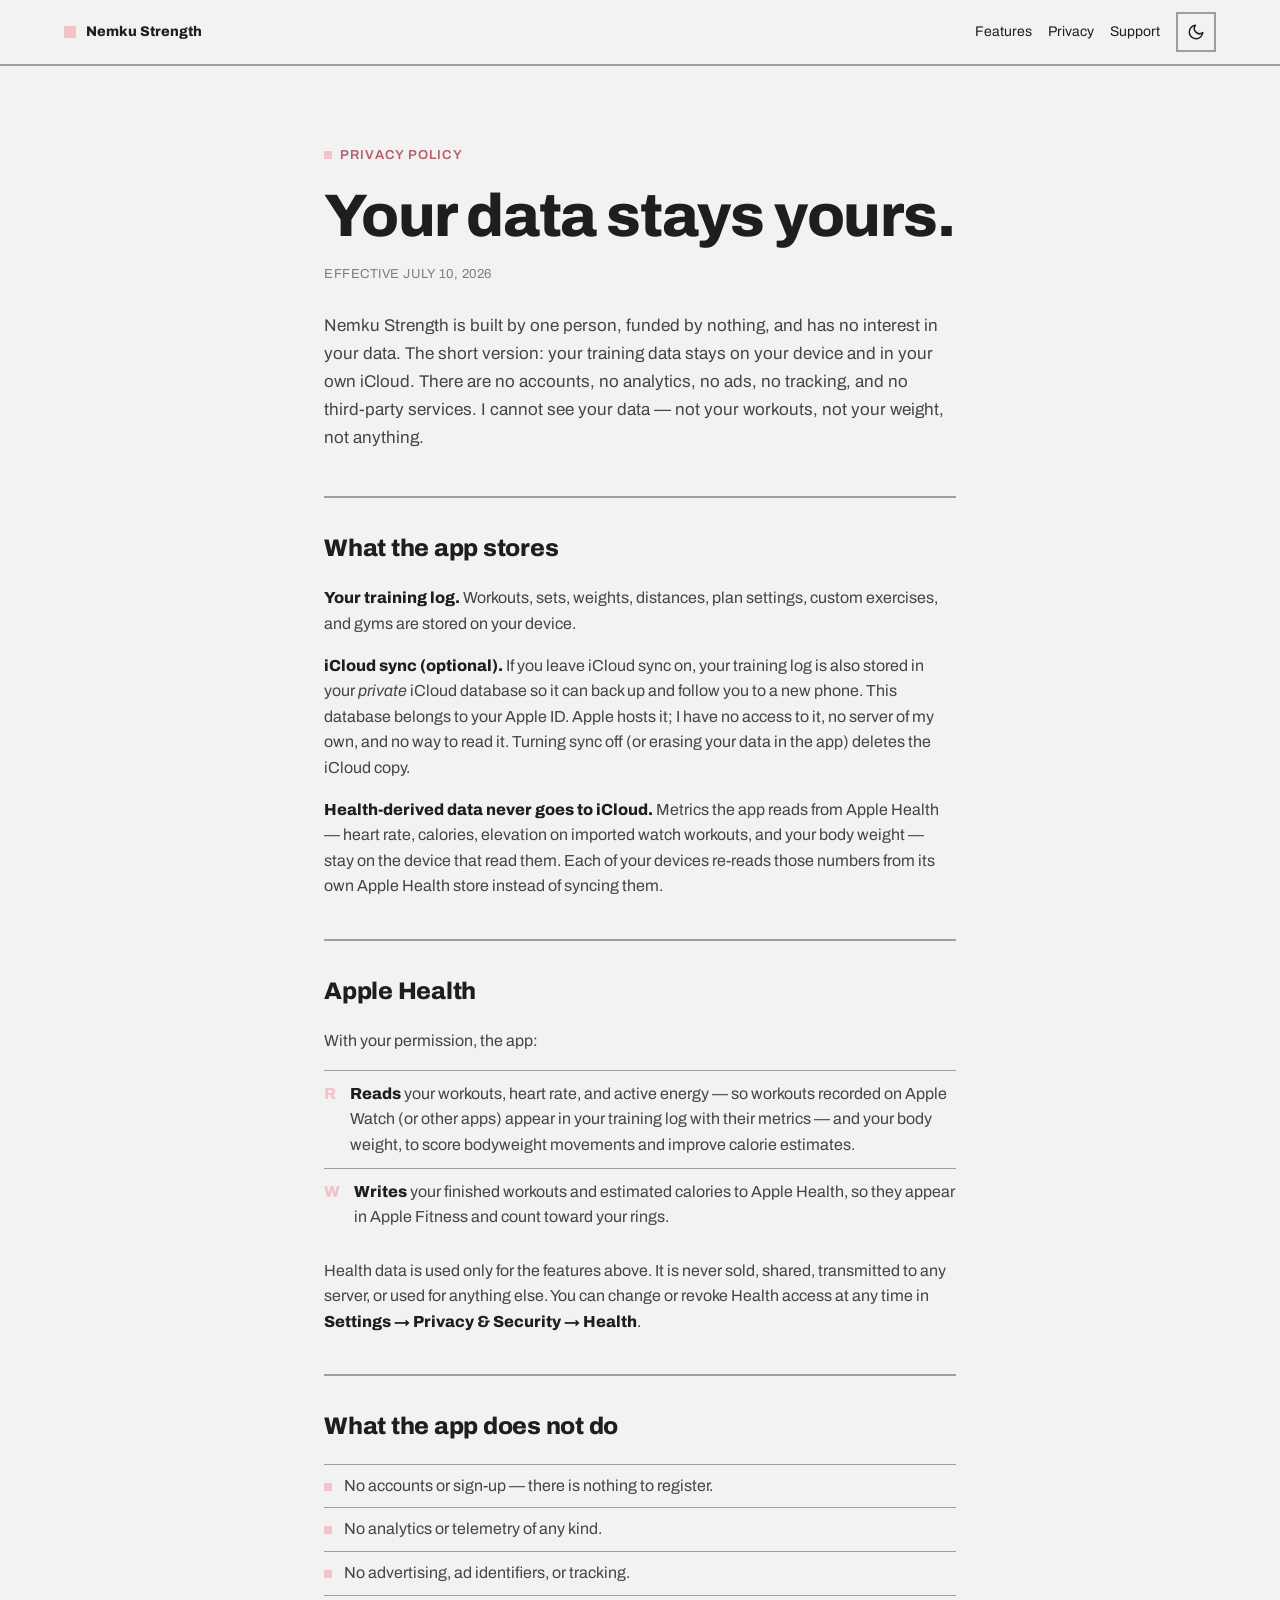
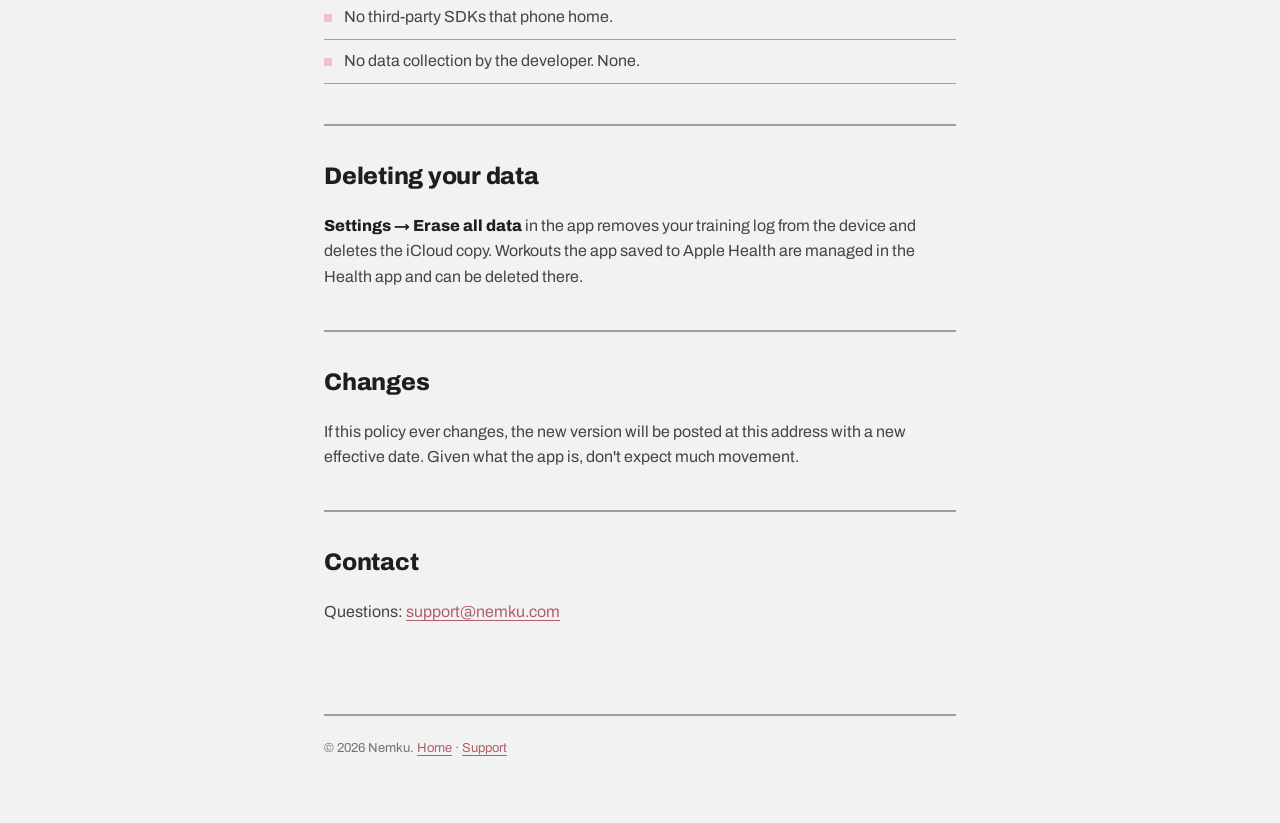
<file: privacy/index.html>
<!DOCTYPE html>
<html lang="en">
<head>
<meta charset="utf-8">
<meta name="viewport" content="width=device-width, initial-scale=1">
<title>Privacy — Nemku Strength</title>
<meta name="description" content="Nemku Strength privacy policy. Your training data stays on your device and in your own iCloud. No accounts, no analytics, no ads, no tracking.">
<link rel="canonical" href="https://strength.nemku.com/privacy/">
<link rel="icon" href="../favicon.svg" type="image/svg+xml">
<link rel="apple-touch-icon" href="../apple-touch-icon.png">
<meta name="theme-color" content="#f3f2f2" media="(prefers-color-scheme: light)">
<meta name="theme-color" content="#151311" media="(prefers-color-scheme: dark)">
<link rel="preconnect" href="https://fonts.gstatic.com" crossorigin>
<link rel="stylesheet" href="../styles.css">
<script src="../nk.js"></script>
</head>
<body>
  <nav class="nav" style="padding-left: clamp(20px,5vw,72px); padding-right: clamp(20px,5vw,72px);">
    <a href="../" class="nav-brand" style="display: inline-flex; align-items: center; gap: 10px; white-space: nowrap; text-decoration: none; color: inherit;">
      <span style="width: 12px; height: 12px; background: var(--color-accent); display: inline-block;"></span>Nemku Strength
    </a>
    <a href="../#features">Features</a>
    <a href="../#privacy">Privacy</a>
    <a href="../support/">Support</a>
    <button type="button" data-theme-toggle class="theme-toggle" title="Toggle theme" aria-label="Toggle light and dark theme">
      <svg class="icon-moon" width="18" height="18" viewBox="0 0 24 24" fill="none" stroke="currentColor" stroke-width="2" stroke-linecap="round" stroke-linejoin="round"><path d="M21 12.8A9 9 0 1 1 11.2 3a7 7 0 0 0 9.8 9.8z"/></svg>
      <svg class="icon-sun" width="18" height="18" viewBox="0 0 24 24" fill="none" stroke="currentColor" stroke-width="2" stroke-linecap="round" stroke-linejoin="round"><circle cx="12" cy="12" r="4"/><path d="M12 2v2M12 20v2M4.9 4.9l1.4 1.4M17.7 17.7l1.4 1.4M2 12h2M20 12h2M4.9 19.1l1.4-1.4M17.7 6.3l1.4-1.4"/></svg>
    </button>
  </nav>

  <article style="max-width: 760px; margin: 0 auto; padding: clamp(40px,6vw,80px) clamp(20px,5vw,72px) clamp(56px,7vw,96px);">
    <span style="display: inline-flex; align-items: center; gap: 8px; white-space: nowrap; font-size: 13px; letter-spacing: 0.08em; text-transform: uppercase; color: var(--color-accent-700); font-weight: 600;"><span style="width: 8px; height: 8px; background: var(--color-accent); flex: none;"></span>Privacy policy</span>
    <h1 style="font-family: var(--font-heading); font-weight: 800; font-size: clamp(34px,5vw,60px); line-height: 1.03; letter-spacing: -0.02em; margin: 20px 0 0;">Your data stays yours.</h1>
    <p style="font-size: 13px; letter-spacing: 0.04em; text-transform: uppercase; color: color-mix(in srgb, var(--color-text) 55%, transparent); margin: 16px 0 0;">Effective July 10, 2026</p>
    <p style="font-size: 17px; line-height: 1.65; margin: 28px 0 0; color: color-mix(in srgb, var(--color-text) 82%, transparent);">Nemku Strength is built by one person, funded by nothing, and has no interest in your data. The short version: your training data stays on your device and in your own iCloud. There are no accounts, no analytics, no ads, no tracking, and no third-party services. I cannot see your data — not your workouts, not your weight, not anything.</p>

    <section style="border-top: 2px solid var(--color-divider); margin-top: 44px; padding-top: 32px;">
      <h2 style="font-family: var(--font-heading); font-weight: 800; font-size: 24px; letter-spacing: -0.01em; margin: 0;">What the app stores</h2>
      <p style="font-size: 16px; line-height: 1.6; margin: 18px 0 0; color: color-mix(in srgb, var(--color-text) 82%, transparent);"><b style="font-weight: 800; color: var(--color-text);">Your training log.</b> Workouts, sets, weights, distances, plan settings, custom exercises, and gyms are stored on your device.</p>
      <p style="font-size: 16px; line-height: 1.6; margin: 16px 0 0; color: color-mix(in srgb, var(--color-text) 82%, transparent);"><b style="font-weight: 800; color: var(--color-text);">iCloud sync (optional).</b> If you leave iCloud sync on, your training log is also stored in your <i>private</i> iCloud database so it can back up and follow you to a new phone. This database belongs to your Apple ID. Apple hosts it; I have no access to it, no server of my own, and no way to read it. Turning sync off (or erasing your data in the app) deletes the iCloud copy.</p>
      <p style="font-size: 16px; line-height: 1.6; margin: 16px 0 0; color: color-mix(in srgb, var(--color-text) 82%, transparent);"><b style="font-weight: 800; color: var(--color-text);">Health-derived data never goes to iCloud.</b> Metrics the app reads from Apple Health — heart rate, calories, elevation on imported watch workouts, and your body weight — stay on the device that read them. Each of your devices re-reads those numbers from its own Apple Health store instead of syncing them.</p>
    </section>

    <section style="border-top: 2px solid var(--color-divider); margin-top: 40px; padding-top: 32px;">
      <h2 style="font-family: var(--font-heading); font-weight: 800; font-size: 24px; letter-spacing: -0.01em; margin: 0;">Apple Health</h2>
      <p style="font-size: 16px; line-height: 1.6; margin: 18px 0 0; color: color-mix(in srgb, var(--color-text) 82%, transparent);">With your permission, the app:</p>
      <ul style="list-style: none; padding: 0; margin: 16px 0 0;">
        <li style="display: flex; gap: 14px; font-size: 16px; line-height: 1.6; padding: 10px 0; border-top: 1px solid var(--color-divider); color: color-mix(in srgb, var(--color-text) 82%, transparent);"><span style="font-family: var(--font-heading); font-weight: 800; color: var(--color-accent);">R</span><span><b style="font-weight: 800; color: var(--color-text);">Reads</b> your workouts, heart rate, and active energy — so workouts recorded on Apple Watch (or other apps) appear in your training log with their metrics — and your body weight, to score bodyweight movements and improve calorie estimates.</span></li>
        <li style="display: flex; gap: 14px; font-size: 16px; line-height: 1.6; padding: 10px 0; border-top: 1px solid var(--color-divider); color: color-mix(in srgb, var(--color-text) 82%, transparent);"><span style="font-family: var(--font-heading); font-weight: 800; color: var(--color-accent);">W</span><span><b style="font-weight: 800; color: var(--color-text);">Writes</b> your finished workouts and estimated calories to Apple Health, so they appear in Apple Fitness and count toward your rings.</span></li>
      </ul>
      <p style="font-size: 16px; line-height: 1.6; margin: 18px 0 0; color: color-mix(in srgb, var(--color-text) 82%, transparent);">Health data is used only for the features above. It is never sold, shared, transmitted to any server, or used for anything else. You can change or revoke Health access at any time in <b style="font-weight: 800; color: var(--color-text);">Settings → Privacy &amp; Security → Health</b>.</p>
    </section>

    <section style="border-top: 2px solid var(--color-divider); margin-top: 40px; padding-top: 32px;">
      <h2 style="font-family: var(--font-heading); font-weight: 800; font-size: 24px; letter-spacing: -0.01em; margin: 0;">What the app does not do</h2>
      <ul style="list-style: none; padding: 0; margin: 18px 0 0;">
        <li style="display: flex; gap: 12px; font-size: 16px; line-height: 1.55; padding: 9px 0; border-top: 1px solid var(--color-divider); color: color-mix(in srgb, var(--color-text) 82%, transparent);"><span style="width: 8px; height: 8px; background: var(--color-accent); margin-top: 9px; flex: none;"></span>No accounts or sign-up — there is nothing to register.</li>
        <li style="display: flex; gap: 12px; font-size: 16px; line-height: 1.55; padding: 9px 0; border-top: 1px solid var(--color-divider); color: color-mix(in srgb, var(--color-text) 82%, transparent);"><span style="width: 8px; height: 8px; background: var(--color-accent); margin-top: 9px; flex: none;"></span>No analytics or telemetry of any kind.</li>
        <li style="display: flex; gap: 12px; font-size: 16px; line-height: 1.55; padding: 9px 0; border-top: 1px solid var(--color-divider); color: color-mix(in srgb, var(--color-text) 82%, transparent);"><span style="width: 8px; height: 8px; background: var(--color-accent); margin-top: 9px; flex: none;"></span>No advertising, ad identifiers, or tracking.</li>
        <li style="display: flex; gap: 12px; font-size: 16px; line-height: 1.55; padding: 9px 0; border-top: 1px solid var(--color-divider); color: color-mix(in srgb, var(--color-text) 82%, transparent);"><span style="width: 8px; height: 8px; background: var(--color-accent); margin-top: 9px; flex: none;"></span>No third-party SDKs that phone home.</li>
        <li style="display: flex; gap: 12px; font-size: 16px; line-height: 1.55; padding: 9px 0; border-top: 1px solid var(--color-divider); border-bottom: 1px solid var(--color-divider); color: color-mix(in srgb, var(--color-text) 82%, transparent);"><span style="width: 8px; height: 8px; background: var(--color-accent); margin-top: 9px; flex: none;"></span>No data collection by the developer. None.</li>
      </ul>
    </section>

    <section style="border-top: 2px solid var(--color-divider); margin-top: 40px; padding-top: 32px;">
      <h2 style="font-family: var(--font-heading); font-weight: 800; font-size: 24px; letter-spacing: -0.01em; margin: 0;">Deleting your data</h2>
      <p style="font-size: 16px; line-height: 1.6; margin: 18px 0 0; color: color-mix(in srgb, var(--color-text) 82%, transparent);"><b style="font-weight: 800; color: var(--color-text);">Settings → Erase all data</b> in the app removes your training log from the device and deletes the iCloud copy. Workouts the app saved to Apple Health are managed in the Health app and can be deleted there.</p>
    </section>

    <section style="border-top: 2px solid var(--color-divider); margin-top: 40px; padding-top: 32px;">
      <h2 style="font-family: var(--font-heading); font-weight: 800; font-size: 24px; letter-spacing: -0.01em; margin: 0;">Changes</h2>
      <p style="font-size: 16px; line-height: 1.6; margin: 18px 0 0; color: color-mix(in srgb, var(--color-text) 82%, transparent);">If this policy ever changes, the new version will be posted at this address with a new effective date. Given what the app is, don't expect much movement.</p>
    </section>

    <section style="border-top: 2px solid var(--color-divider); margin-top: 40px; padding-top: 32px;">
      <h2 style="font-family: var(--font-heading); font-weight: 800; font-size: 24px; letter-spacing: -0.01em; margin: 0;">Contact</h2>
      <p style="font-size: 16px; line-height: 1.6; margin: 18px 0 0; color: color-mix(in srgb, var(--color-text) 82%, transparent);">Questions: <a href="mailto:support@nemku.com">support@nemku.com</a></p>
    </section>
  </article>

  <footer style="max-width: 760px; margin: 0 auto; padding: 0 clamp(20px,5vw,72px) clamp(40px,5vw,72px);">
    <hr style="height: 2px; border: 0; background: var(--color-divider); margin: 0 0 22px;">
    <p style="font-size: 13px; color: color-mix(in srgb, var(--color-text) 60%, transparent); margin: 0;">© 2026 Nemku. <a href="../">Home</a> · <a href="../support/">Support</a></p>
  </footer>
</body>
</html>
</file>
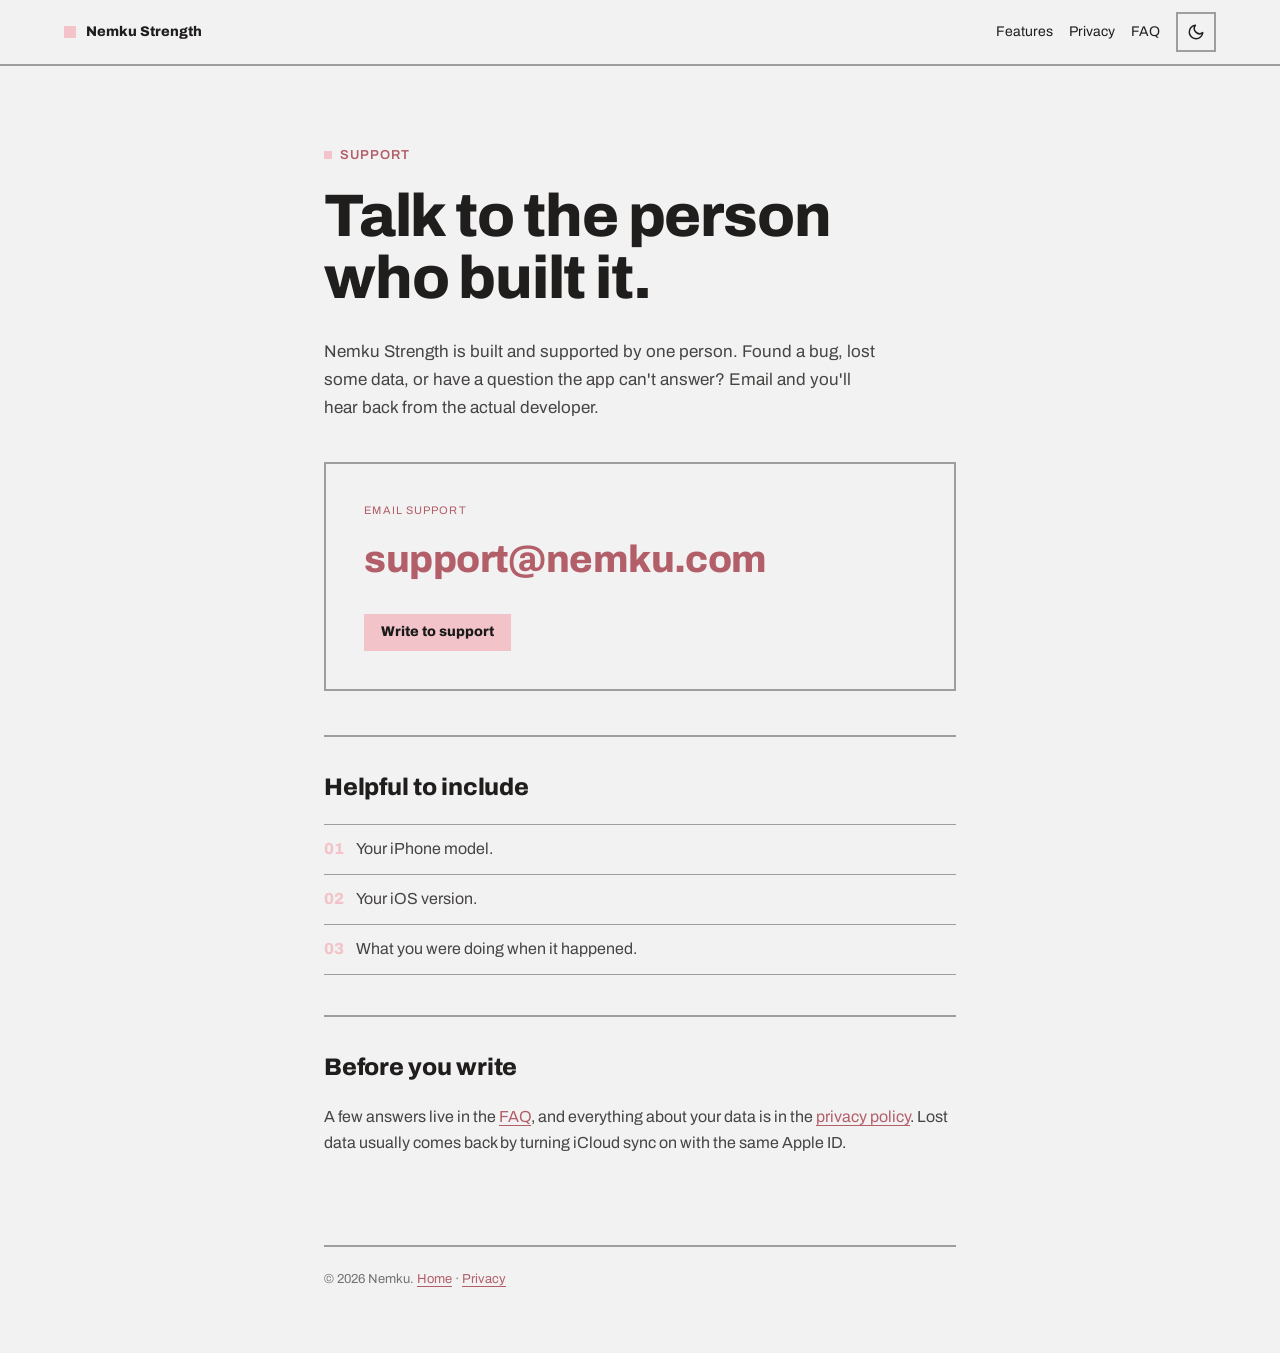
<file: support/index.html>
<!DOCTYPE html>
<html lang="en">
<head>
<meta charset="utf-8">
<meta name="viewport" content="width=device-width, initial-scale=1">
<title>Support — Nemku Strength</title>
<meta name="description" content="Nemku Strength support. Built and supported by one person — email the actual developer.">
<link rel="canonical" href="https://strength.nemku.com/support/">
<link rel="icon" href="../favicon.svg" type="image/svg+xml">
<link rel="apple-touch-icon" href="../apple-touch-icon.png">
<meta name="theme-color" content="#f3f2f2" media="(prefers-color-scheme: light)">
<meta name="theme-color" content="#151311" media="(prefers-color-scheme: dark)">
<link rel="preconnect" href="https://fonts.gstatic.com" crossorigin>
<link rel="stylesheet" href="../styles.css">
<script src="../nk.js"></script>
</head>
<body>
  <nav class="nav" style="padding-left: clamp(20px,5vw,72px); padding-right: clamp(20px,5vw,72px);">
    <a href="../" class="nav-brand" style="display: inline-flex; align-items: center; gap: 10px; white-space: nowrap; text-decoration: none; color: inherit;">
      <span style="width: 12px; height: 12px; background: var(--color-accent); display: inline-block;"></span>Nemku Strength
    </a>
    <a href="../#features">Features</a>
    <a href="../privacy/">Privacy</a>
    <a href="../#faq">FAQ</a>
    <button type="button" data-theme-toggle class="theme-toggle" title="Toggle theme" aria-label="Toggle light and dark theme">
      <svg class="icon-moon" width="18" height="18" viewBox="0 0 24 24" fill="none" stroke="currentColor" stroke-width="2" stroke-linecap="round" stroke-linejoin="round"><path d="M21 12.8A9 9 0 1 1 11.2 3a7 7 0 0 0 9.8 9.8z"/></svg>
      <svg class="icon-sun" width="18" height="18" viewBox="0 0 24 24" fill="none" stroke="currentColor" stroke-width="2" stroke-linecap="round" stroke-linejoin="round"><circle cx="12" cy="12" r="4"/><path d="M12 2v2M12 20v2M4.9 4.9l1.4 1.4M17.7 17.7l1.4 1.4M2 12h2M20 12h2M4.9 19.1l1.4-1.4M17.7 6.3l1.4-1.4"/></svg>
    </button>
  </nav>

  <article style="max-width: 760px; margin: 0 auto; padding: clamp(40px,6vw,80px) clamp(20px,5vw,72px) clamp(56px,7vw,96px);">
    <span style="display: inline-flex; align-items: center; gap: 8px; font-size: 13px; letter-spacing: 0.08em; text-transform: uppercase; color: var(--color-accent-700); font-weight: 600;"><span style="width: 8px; height: 8px; background: var(--color-accent);"></span>Support</span>
    <h1 style="font-family: var(--font-heading); font-weight: 800; font-size: clamp(34px,5vw,60px); line-height: 1.03; letter-spacing: -0.02em; margin: 20px 0 0;">Talk to the person<br>who built it.</h1>
    <p style="font-size: 17px; line-height: 1.65; margin: 28px 0 0; max-width: 56ch; color: color-mix(in srgb, var(--color-text) 82%, transparent);">Nemku Strength is built and supported by one person. Found a bug, lost some data, or have a question the app can't answer? Email and you'll hear back from the actual developer.</p>

    <div style="margin-top: 40px; border: 2px solid var(--color-divider); padding: clamp(24px,3vw,40px);">
      <div style="font-size: 11px; letter-spacing: 0.1em; text-transform: uppercase; color: var(--color-accent-700);">Email support</div>
      <a href="mailto:support@nemku.com?subject=Nemku%20Strength%20support" style="display: block; font-family: var(--font-heading); font-weight: 800; font-size: clamp(24px,3.4vw,38px); letter-spacing: -0.015em; margin: 12px 0 0; text-decoration: none;">support@nemku.com</a>
      <a href="mailto:support@nemku.com?subject=Nemku%20Strength%20support" class="btn btn-primary" style="margin-top: 24px; text-decoration: none;">Write to support</a>
    </div>

    <section style="border-top: 2px solid var(--color-divider); margin-top: 44px; padding-top: 32px;">
      <h2 style="font-family: var(--font-heading); font-weight: 800; font-size: 24px; letter-spacing: -0.01em; margin: 0;">Helpful to include</h2>
      <ul style="list-style: none; padding: 0; margin: 18px 0 0;">
        <li style="display: flex; gap: 12px; font-size: 16px; line-height: 1.55; padding: 12px 0; border-top: 1px solid var(--color-divider); color: color-mix(in srgb, var(--color-text) 82%, transparent);"><span style="font-family: var(--font-heading); font-weight: 800; color: var(--color-accent);">01</span>Your iPhone model.</li>
        <li style="display: flex; gap: 12px; font-size: 16px; line-height: 1.55; padding: 12px 0; border-top: 1px solid var(--color-divider); color: color-mix(in srgb, var(--color-text) 82%, transparent);"><span style="font-family: var(--font-heading); font-weight: 800; color: var(--color-accent);">02</span>Your iOS version.</li>
        <li style="display: flex; gap: 12px; font-size: 16px; line-height: 1.55; padding: 12px 0; border-top: 1px solid var(--color-divider); border-bottom: 1px solid var(--color-divider); color: color-mix(in srgb, var(--color-text) 82%, transparent);"><span style="font-family: var(--font-heading); font-weight: 800; color: var(--color-accent);">03</span>What you were doing when it happened.</li>
      </ul>
    </section>

    <section style="border-top: 2px solid var(--color-divider); margin-top: 40px; padding-top: 32px;">
      <h2 style="font-family: var(--font-heading); font-weight: 800; font-size: 24px; letter-spacing: -0.01em; margin: 0;">Before you write</h2>
      <p style="font-size: 16px; line-height: 1.6; margin: 18px 0 0; color: color-mix(in srgb, var(--color-text) 82%, transparent);">A few answers live in the <a href="../#faq">FAQ</a>, and everything about your data is in the <a href="../privacy/">privacy policy</a>. Lost data usually comes back by turning iCloud sync on with the same Apple ID.</p>
    </section>
  </article>

  <footer style="max-width: 760px; margin: 0 auto; padding: 0 clamp(20px,5vw,72px) clamp(40px,5vw,72px);">
    <hr style="height: 2px; border: 0; background: var(--color-divider); margin: 0 0 22px;">
    <p style="font-size: 13px; color: color-mix(in srgb, var(--color-text) 60%, transparent); margin: 0;">© 2026 Nemku. <a href="../">Home</a> · <a href="../privacy/">Privacy</a></p>
  </footer>
</body>
</html>
</file>
<file: styles.css>
/* Nemku Strength — marketing site. Modernist design system with the app's pale-pink accent. */
@import url('https://fonts.googleapis.com/css2?family=Archivo:wght@400;600;800&display=swap');

:root {
  /* Modernist light theme */
  --color-bg: #f3f2f2;
  --color-surface: #eae9e9;
  --color-text: #201e1d;
  --color-divider: color-mix(in srgb, #201e1d 40%, transparent);

  --font-heading: "Archivo", system-ui, sans-serif;
  --font-body: "Archivo", system-ui, sans-serif;

  /* Accent — app pale-pink ramp (overrides Modernist red) */
  --color-accent: #f2c3c8;
  --color-accent-100: #fdf2f3;
  --color-accent-200: #fbe6e8;
  --color-accent-300: #f6d4d7;
  --color-accent-400: #f2c3c8;
  --color-accent-500: #e79fa7;
  --color-accent-600: #d47f89;
  --color-accent-700: #b25f6a;
  --color-accent-800: #8a4650;
  --color-accent-900: #5c2f36;

  --band-bg: #201e1d;
  --band-fg: #f3f2f2;
}

[data-theme="dark"] {
  --color-bg: #151311;
  --color-surface: #211e1a;
  --color-text: #efebe3;
  --color-divider: rgba(239, 235, 227, 0.13);
  --band-bg: #0f0d0c;
  --band-fg: #efebe3;
}

*, *::before, *::after { box-sizing: border-box; }
html { color-scheme: light dark; }
body {
  margin: 0;
  text-wrap: pretty;
  background: var(--color-bg);
  color: var(--color-text);
  font-family: var(--font-body);
  font-size: 15px;
  line-height: 1.55;
  min-height: 100vh;
}
img { display: block; max-width: 100%; }

a { color: var(--color-accent-700); text-underline-offset: 3px; }
a:hover { color: var(--color-accent-600); }
[data-theme="dark"] a { color: var(--color-accent-400); }
[data-theme="dark"] a:hover { color: var(--color-accent-300); }

:focus { outline: none; }
:focus-visible { outline: 2px solid var(--color-accent); outline-offset: 2px; }
::selection { background: color-mix(in srgb, var(--color-accent) 30%, transparent); }

@keyframes nk-fade { from { opacity: 0; transform: translateY(6px); } to { opacity: 1; transform: none; } }

/* — nav — */
.nav {
  display: flex; align-items: center; gap: 16px;
  padding: 12px 16px;
  border-bottom: 2px solid var(--color-divider);
}
.nav-brand {
  font-family: var(--font-heading); font-weight: 800;
  font-size: 18px; margin-right: auto;
}
.nav a { color: inherit; text-decoration: none; font-size: 14px; }
.nav a:hover { color: var(--color-accent-700); }
[data-theme="dark"] .nav a:hover { color: var(--color-accent-400); }

.theme-toggle {
  display: inline-flex; align-items: center; justify-content: center;
  width: 40px; height: 40px; padding: 0;
  border: 2px solid var(--color-divider); background: transparent;
  color: var(--color-text); cursor: pointer; flex: none;
}
.theme-toggle:hover { border-color: var(--color-accent); color: var(--color-accent-700); }
[data-theme="dark"] .theme-toggle:hover { color: var(--color-accent-400); }
.theme-toggle .icon-sun { display: none; }
[data-theme="dark"] .theme-toggle .icon-moon { display: none; }
[data-theme="dark"] .theme-toggle .icon-sun { display: block; }

/* — buttons — */
.btn {
  display: inline-flex; align-items: center; justify-content: center; gap: 6px;
  cursor: pointer; text-decoration: none;
  font-family: var(--font-heading); font-weight: 800;
  font-size: 14px; line-height: 1.2; color: var(--color-text);
  background: transparent; border: 1px solid transparent;
  padding: 9px 16px;
}
.btn-primary { background: var(--color-accent); color: #1a1a1a !important; }
.btn-primary:hover { background: var(--color-accent-500); }
.btn-primary:active { background: var(--color-accent-600); }

/* — input — */
.input {
  width: 100%; min-height: 36px; padding: 6px 10px; font: inherit;
  font-size: 14px; color: var(--color-text); caret-color: var(--color-accent);
  background: var(--color-surface);
  border: 1px solid var(--color-divider);
}
.input:hover { border-color: color-mix(in srgb, var(--color-text) 45%, transparent); }
.input:focus-visible { border-color: var(--color-accent); outline-offset: 0; }

/* — tag — */
.tag {
  display: inline-flex; align-items: center; font-size: 11px;
  letter-spacing: 0.02em; padding: 3px 10px;
}
.tag-accent { background: var(--color-accent-100); color: var(--color-accent-800); }
[data-theme="dark"] .tag-accent { background: color-mix(in srgb, var(--color-accent) 22%, transparent); color: var(--color-accent-200); }

/* progress segmented toggle */
.prog-tabs {
  display: flex; width: 300px; gap: 2px;
  border: 2px solid var(--color-divider); background: var(--color-divider);
}
.prog-tabs button {
  flex: 1 1 0; min-width: 0; white-space: nowrap; text-align: center;
  font-family: var(--font-body); font-size: 13px; font-weight: 600;
  letter-spacing: 0.02em; padding: 9px 12px; border: none; cursor: pointer;
  background: var(--color-bg); color: color-mix(in srgb, var(--color-text) 62%, transparent);
}
.prog-tabs button:hover { color: var(--color-text); }
.prog-tabs button[aria-selected="true"] { background: var(--color-accent); color: #1a1a1a; }

/* phone mock */
.phone {
  background: #1b1916; border-radius: 52px; padding: 13px;
  box-shadow: 0 40px 80px -30px rgba(45,43,43,0.55), 0 2px 6px rgba(45,43,43,0.2);
  border: 1px solid rgba(0,0,0,0.4);
  max-width: 88vw;
}
.phone > div { border-radius: 39px; overflow: hidden; }
.phone img { width: 100%; height: auto; }

/* hero phone — slow bob */
@keyframes nk-bob { from { transform: translateY(0); } to { transform: translateY(-7px); } }
.phone-float { animation: nk-bob 4.5s ease-in-out infinite alternate; }

/* scroll reveal (classes are added by nk.js; no-JS visitors see everything) */
.reveal { opacity: 0; transform: translateY(10px); transition: opacity .6s ease, transform .6s ease; }
.reveal-in { opacity: 1; transform: none; }

/* anchored sections clear the sticky nav */
html { scroll-behavior: smooth; }
#features, #privacy, #pricing, #faq, #notify { scroll-margin-top: 84px; }

/* FAQ: plus rotates to a close mark, answers fade in */
#faq details summary > span:last-child { display: inline-block; transition: transform .25s ease; }
#faq details[open] summary > span:last-child { transform: rotate(45deg); }
#faq details[open] > p { animation: nk-fade .3s ease both; }

/* responsive tightening */
@media (max-width: 640px) {
  .grid-stats { grid-template-columns: repeat(2, 1fr) !important; row-gap: 30px !important; }
  .nav { gap: 12px; }
  .nav a:not(.nav-brand) { display: none; }
  .nav a.btn { display: inline-flex; }
}
@media (max-width: 760px) {
  .grid-privacy, .grid-pricing { grid-template-columns: 1fr !important; }
  .feature-row { grid-template-columns: 48px 1fr !important; }
  .feature-row > p:last-child { grid-column: 1 / -1; }
  .feature-row > p:first-child > span { display: none; }
}

@media (prefers-reduced-motion: reduce) {
  html { scroll-behavior: auto; }
  .phone-float { animation: none; }
  .reveal { opacity: 1; transform: none; transition: none; }
  #faq details summary > span:last-child { transition: none; }
}
</file>
